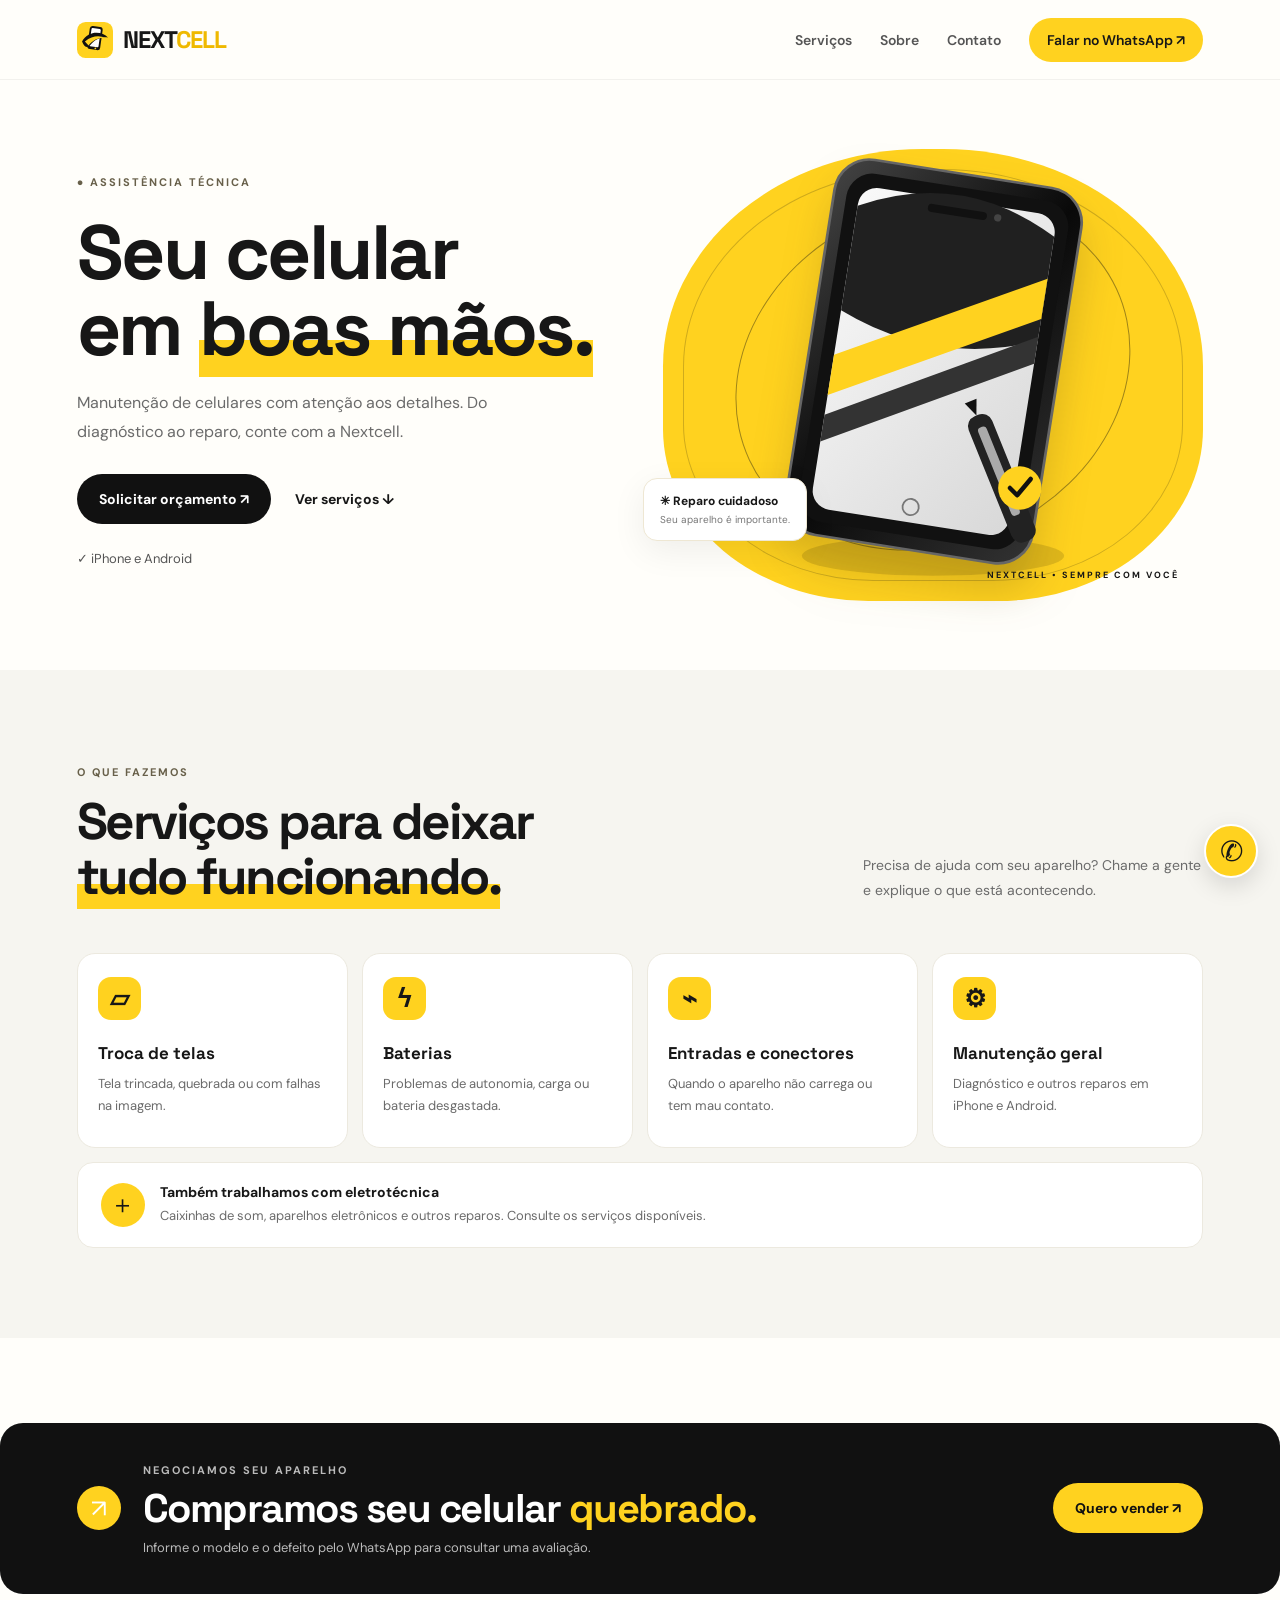
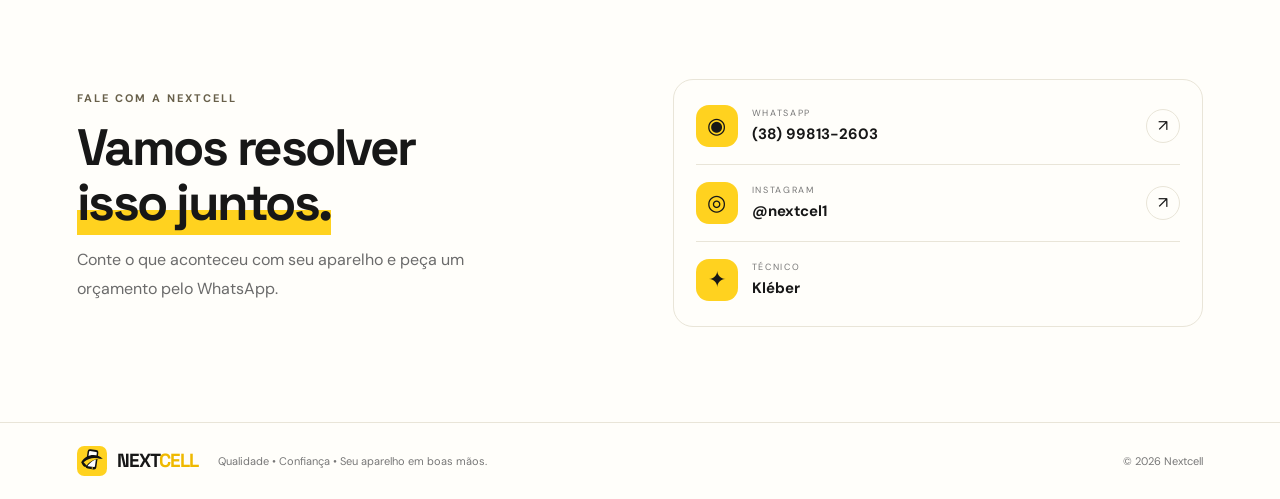
<file: index.html>
<!doctype html>
<html lang="pt-BR">
<head>
<meta charset="utf-8"><meta name="viewport" content="width=device-width,initial-scale=1"><meta name="theme-color" content="#ffd21f">
<meta name="description" content="Nextcell Assistência Técnica — manutenção de celulares e eletrônicos."><title>Nextcell | Assistência Técnica</title>
<link rel="icon" href="assets/nextcell-logo.svg" type="image/svg+xml"><link rel="stylesheet" href="style.css">
</head><body>
<header class="header"><a class="brand" href="#inicio"><img src="nextcell-logo.svg" alt=""><span>NEXT<b>CELL</b></span></a><button class="menu-toggle" id="menuToggle" aria-label="Abrir menu" aria-expanded="false">☰</button><nav id="nav"><a href="#servicos">Serviços</a><a href="#sobre">Sobre</a><a href="#contato">Contato</a><a class="nav-cta" href="https://wa.me/5538998132603" target="_blank" rel="noopener">Falar no WhatsApp ↗</a></nav></header>
<main>
<section class="hero section" id="inicio"><div><span class="eyebrow">● ASSISTÊNCIA TÉCNICA</span><h1>Seu celular<br>em <em>boas mãos.</em></h1><p class="lead">Manutenção de celulares com atenção aos detalhes. Do diagnóstico ao reparo, conte com a Nextcell.</p><div class="actions"><a class="btn dark" href="https://wa.me/5538998132603?text=Olá%2C%20quero%20um%20orçamento%20para%20meu%20celular." target="_blank" rel="noopener">Solicitar orçamento ↗</a><a class="text-link" href="#servicos">Ver serviços ↓</a></div><p class="note">✓ iPhone e Android</p></div><div class="hero-art"><div class="orbit"></div><img src="phone-repair.svg" alt="Ilustração de celular em manutenção"><div class="float-tag"><b>✳ Reparo cuidadoso</b><small>Seu aparelho é importante.</small></div><span class="art-caption">NEXTCELL • SEMPRE COM VOCÊ</span></div></section>
<section class="services section" id="servicos"><div class="heading"><div><span class="eyebrow">O QUE FAZEMOS</span><h2>Serviços para deixar<br><em>tudo funcionando.</em></h2></div><p>Precisa de ajuda com seu aparelho? Chame a gente e explique o que está acontecendo.</p></div><div class="grid"><article><i>▱</i><h3>Troca de telas</h3><p>Tela trincada, quebrada ou com falhas na imagem.</p></article><article><i>ϟ</i><h3>Baterias</h3><p>Problemas de autonomia, carga ou bateria desgastada.</p></article><article><i>⌁</i><h3>Entradas e conectores</h3><p>Quando o aparelho não carrega ou tem mau contato.</p></article><article><i>⚙</i><h3>Manutenção geral</h3><p>Diagnóstico e outros reparos em iPhone e Android.</p></article></div><div class="extra"><span>＋</span><div><b>Também trabalhamos com eletrotécnica</b><p>Caixinhas de som, aparelhos eletrônicos e outros reparos. Consulte os serviços disponíveis.</p></div></div></section>
<section class="buy section" id="sobre"><div class="buy-icon">↗</div><div><span class="eyebrow">NEGOCIAMOS SEU APARELHO</span><h2>Compramos seu celular <em>quebrado.</em></h2><p>Informe o modelo e o defeito pelo WhatsApp para consultar uma avaliação.</p></div><a class="btn yellow" href="https://wa.me/5538998132603?text=Olá%2C%20quero%20vender%20meu%20celular%20quebrado." target="_blank" rel="noopener">Quero vender ↗</a></section>
<section class="contact section" id="contato"><div><span class="eyebrow">FALE COM A NEXTCELL</span><h2>Vamos resolver<br><em>isso juntos.</em></h2><p class="lead">Conte o que aconteceu com seu aparelho e peça um orçamento pelo WhatsApp.</p></div><div class="contact-card"><div class="contact-row"><span>◉</span><div><small>WHATSAPP</small><b>(38) 99813-2603</b></div><a href="https://wa.me/5538998132603" target="_blank" rel="noopener">↗</a></div><div class="contact-row"><span>◎</span><div><small>INSTAGRAM</small><b>@nextcel1</b></div><a href="https://instagram.com/nextcel1" target="_blank" rel="noopener">↗</a></div><div class="contact-row"><span>✦</span><div><small>TÉCNICO</small><b>Kléber</b></div></div></div></section>
</main><footer><a class="brand" href="#inicio"><img src="nextcell-logo.svg" alt=""><span>NEXT<b>CELL</b></span></a><p>Qualidade • Confiança • Seu aparelho em boas mãos.</p><small>© <span id="year"></span> Nextcell</small></footer><a class="whatsapp-float" href="https://wa.me/5538998132603" target="_blank" rel="noopener" aria-label="WhatsApp">✆</a><script src="script.js"></script></body></html>
</file>
<file: style.css>
@import url('https://fonts.googleapis.com/css2?family=DM+Sans:wght@400;500;600;700&family=Space+Grotesk:wght@400;500;600;700&display=swap');
:root{--y:#ffd21f;--gold:#efb900;--black:#111;--muted:#6b6b6b;--paper:#fffefa;--line:#e9e5d8}*{box-sizing:border-box}html{scroll-behavior:smooth;scroll-padding-top:90px}body{margin:0;background:var(--paper);color:#171717;font-family:'DM Sans',Arial,sans-serif}a{color:inherit;text-decoration:none}.header{height:80px;padding:0 6vw;display:flex;align-items:center;justify-content:space-between;position:sticky;top:0;z-index:5;background:#fffefaed;backdrop-filter:blur(12px);border-bottom:1px solid #0000000d}.brand{display:flex;align-items:center;gap:10px;font:700 24px 'Space Grotesk',sans-serif;letter-spacing:-1px}.brand img{width:36px;height:36px}.brand b{color:var(--gold)}nav{display:flex;align-items:center;gap:28px;font-size:14px;font-weight:600}nav>a:not(.nav-cta){color:#555}.nav-cta{background:var(--y);padding:13px 18px;border-radius:30px}.menu-toggle{display:none;border:0;background:none;font-size:25px}.section{padding-left:6vw;padding-right:6vw}.hero{min-height:590px;display:grid;grid-template-columns:1fr 1fr;gap:45px;align-items:center;padding-top:65px;padding-bottom:65px;overflow:hidden}.eyebrow{font-size:11px;letter-spacing:2px;font-weight:700;color:#68604a}.eyebrow:first-letter{color:var(--gold)}h1,h2{font-family:'Space Grotesk',sans-serif;letter-spacing:-2.5px}h1{font-size:clamp(48px,6vw,78px);line-height:.99;margin:23px 0}h2{font-size:clamp(34px,4vw,52px);line-height:1.08;margin:13px 0}em{font-style:normal;background:linear-gradient(transparent 62%,var(--y) 62%)}.lead{font-size:16px;line-height:1.8;color:var(--muted);max-width:470px}.actions{display:flex;align-items:center;gap:24px;margin-top:28px}.btn{display:inline-flex;align-items:center;gap:20px;padding:16px 22px;border-radius:30px;font-weight:700;font-size:14px;transition:.2s}.btn:hover{transform:translateY(-2px)}.dark{background:var(--black);color:#fff}.yellow{background:var(--y);color:#111;white-space:nowrap}.text-link{font-size:14px;font-weight:700}.note{font-size:13px;color:#555;margin-top:26px}.hero-art{min-height:420px;position:relative;display:grid;place-items:center;background:var(--y);border-radius:48% 48% 38% 38%;isolation:isolate}.hero-art:before{content:'';position:absolute;inset:20px;border:1px solid #1113;border-radius:inherit}.orbit{position:absolute;width:75%;height:75%;border:1px solid #1116;border-radius:50%;transform:rotate(-25deg)}.hero-art>img{position:relative;width:min(75%,380px);filter:drop-shadow(0 25px 20px #4b390d35)}.float-tag{position:absolute;left:-20px;bottom:60px;background:white;border:1px solid #eee7d3;border-radius:14px;padding:14px 16px;box-shadow:0 10px 35px #0001;font-size:12px}.float-tag b,.float-tag small{display:block}.float-tag small{color:#777;margin-top:4px}.art-caption{position:absolute;bottom:20px;right:24px;font-size:9px;letter-spacing:2px;font-weight:700}.services{background:#f6f5f0;padding-top:90px;padding-bottom:90px}.heading{display:flex;justify-content:space-between;align-items:end;gap:30px;margin-bottom:35px}.heading>p{max-width:340px;color:var(--muted);font-size:14px;line-height:1.8}.grid{display:grid;grid-template-columns:repeat(4,1fr);gap:14px}.grid article{background:#fff;border:1px solid #ece9df;border-radius:18px;padding:23px 20px;min-height:195px;transition:.2s}.grid article:hover{transform:translateY(-4px);border-color:var(--gold)}.grid i{font-style:normal;display:grid;place-items:center;width:43px;height:43px;border-radius:13px;background:var(--y);font-size:25px;font-weight:700;margin-bottom:22px}.grid h3{font:700 17px 'Space Grotesk',sans-serif;margin:0 0 9px}.grid p,.extra p{font-size:13px;line-height:1.7;color:var(--muted);margin:0}.extra{display:flex;align-items:center;gap:15px;background:#fff;border:1px solid #ece9df;border-radius:16px;margin-top:14px;padding:20px 23px}.extra>span,.buy-icon{display:grid;place-items:center;width:44px;height:44px;border-radius:50%;background:var(--y);font-size:25px;flex:none}.extra b{font-size:14px;display:block;margin-bottom:4px}.buy{margin-top:85px;margin-bottom:85px;background:var(--black);color:#fff;border-radius:23px;padding-top:35px;padding-bottom:35px;display:flex;align-items:center;gap:22px}.buy .eyebrow{color:#bbb}.buy h2{font-size:clamp(26px,3.3vw,40px);letter-spacing:-1.5px;margin:8px 0}.buy h2 em{background:none;color:var(--y)}.buy p{font-size:13px;color:#bbb;line-height:1.6;margin:0}.buy .btn{margin-left:auto}.contact{display:grid;grid-template-columns:1fr 1fr;gap:65px;align-items:center;padding-bottom:95px}.contact-card{border:1px solid var(--line);border-radius:20px;padding:8px 22px}.contact-row{display:flex;align-items:center;gap:14px;padding:17px 0;border-bottom:1px solid var(--line)}.contact-row:last-child{border:0}.contact-row>span{display:grid;place-items:center;width:42px;height:42px;border-radius:13px;background:var(--y);font-size:22px;flex:none}.contact-row div{flex:1}.contact-row small{display:block;color:#777;font-size:9px;letter-spacing:1.7px;margin-bottom:4px}.contact-row b{font-size:15px}.contact-row>a{width:34px;height:34px;border:1px solid var(--line);border-radius:50%;display:grid;place-items:center}footer{border-top:1px solid var(--line);padding:23px 6vw;display:flex;align-items:center;gap:20px}footer .brand{font-size:19px}footer .brand img{width:30px;height:30px}footer p,footer small{font-size:11px;color:#777;margin:0}footer small{margin-left:auto}.whatsapp-float{position:fixed;bottom:22px;right:22px;width:54px;height:54px;display:grid;place-items:center;border-radius:50%;background:var(--y);border:2px solid white;font-size:28px;box-shadow:0 8px 24px #0002;z-index:4}
@media(max-width:900px){.grid{grid-template-columns:repeat(2,1fr)}.hero{gap:25px}.hero-art{min-height:360px}.contact{gap:30px}}@media(max-width:680px){.header{height:70px}.brand{font-size:21px}.brand img{width:32px;height:32px}.menu-toggle{display:block}nav{display:none;position:absolute;top:69px;left:0;right:0;background:var(--paper);padding:20px 24px 24px;flex-direction:column;align-items:stretch;border-bottom:1px solid var(--line);gap:17px}nav.open{display:flex}.nav-cta{text-align:center}.hero{grid-template-columns:1fr;padding-top:50px;padding-bottom:50px;gap:42px}.hero-art{min-height:340px;width:88%;margin:auto}.hero-art>img{width:70%}.float-tag{left:-14px;bottom:55px}.heading{display:block}.heading>p{margin-top:18px}.services{padding-top:60px;padding-bottom:60px}.grid{gap:10px}.grid article{padding:18px 15px;min-height:185px}.grid h3{font-size:15px}.grid p{font-size:12px}.grid i{margin-bottom:17px}.buy{margin-top:50px;margin-bottom:60px;display:grid;grid-template-columns:auto 1fr;gap:14px;padding-top:24px;padding-bottom:24px}.buy-icon{width:44px;height:44px}.buy .btn{grid-column:1/-1;justify-content:center;margin:3px 0 0}.contact{grid-template-columns:1fr;gap:25px;padding-bottom:60px}.contact h2{font-size:42px}footer{flex-wrap:wrap;gap:12px}footer p{order:3;width:100%}}@media(prefers-reduced-motion:reduce){html{scroll-behavior:auto}*,*:before,*:after{transition:none!important}}
</file>
